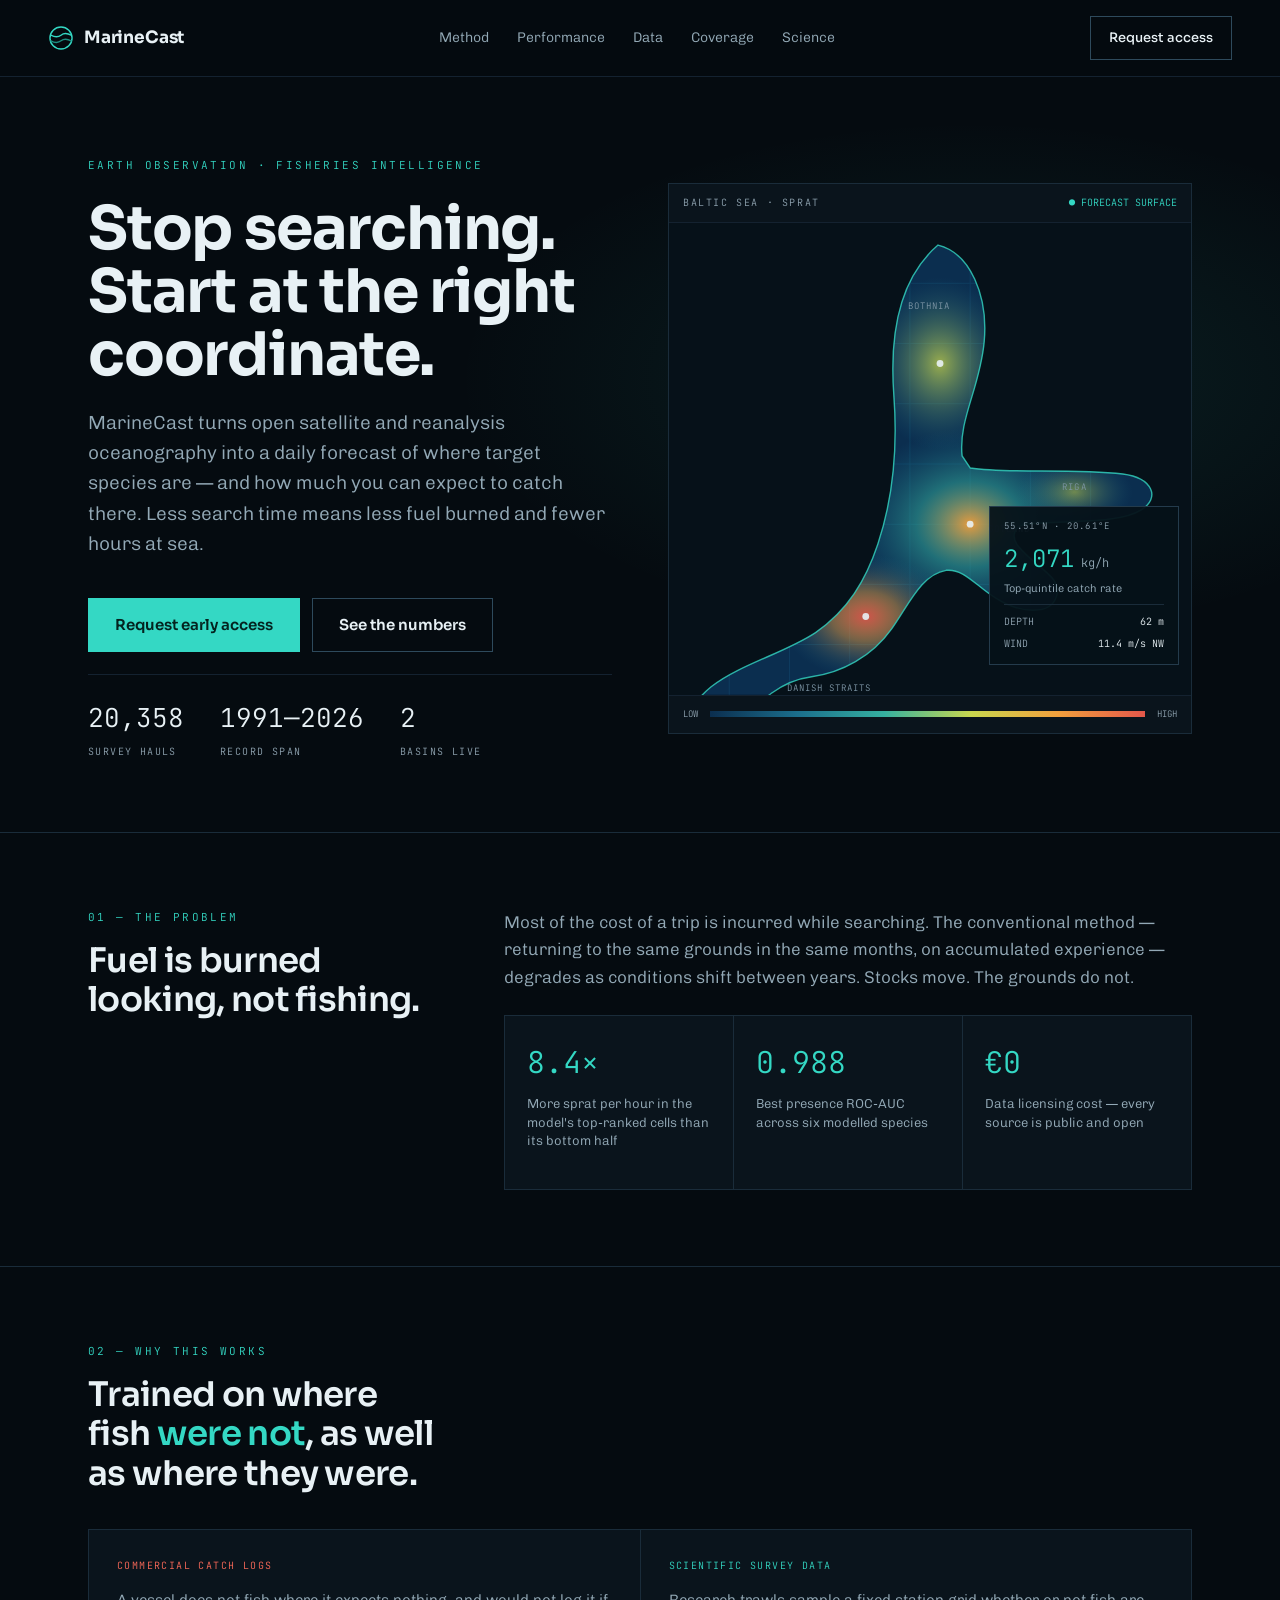
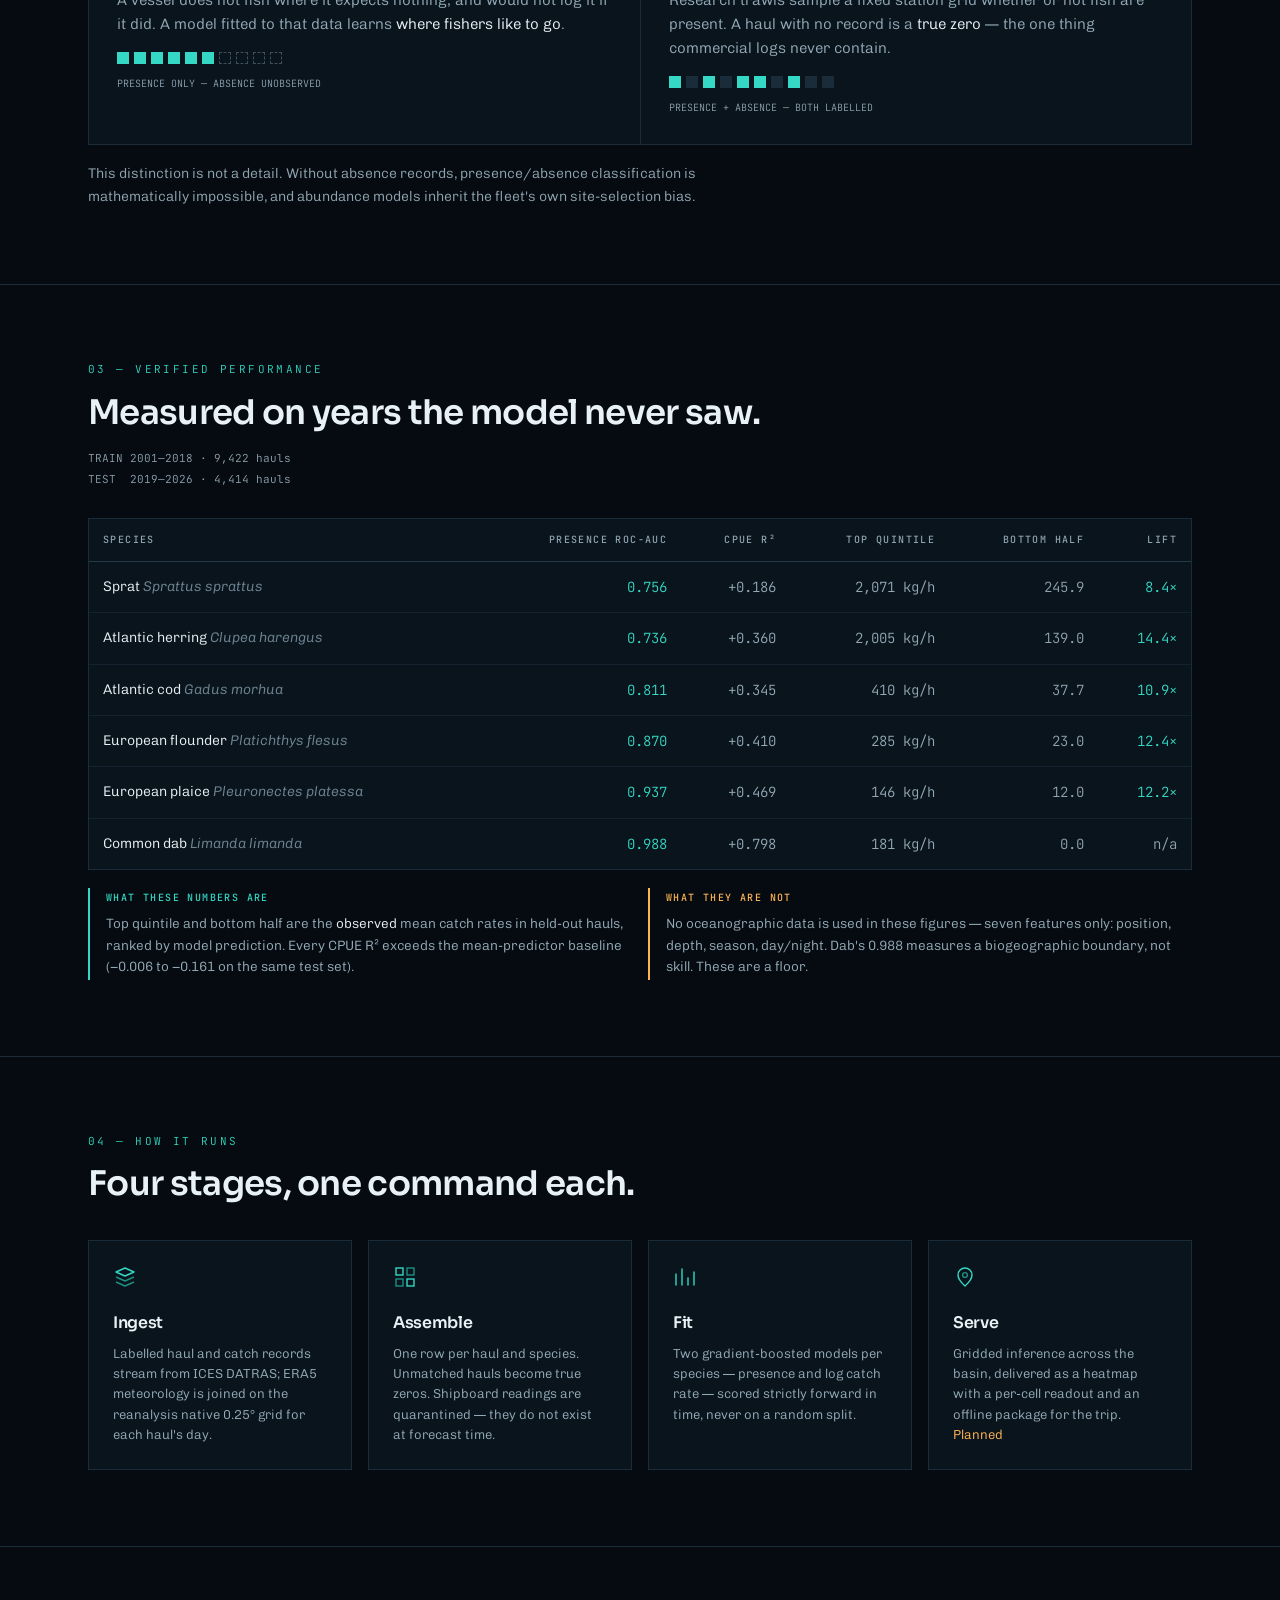
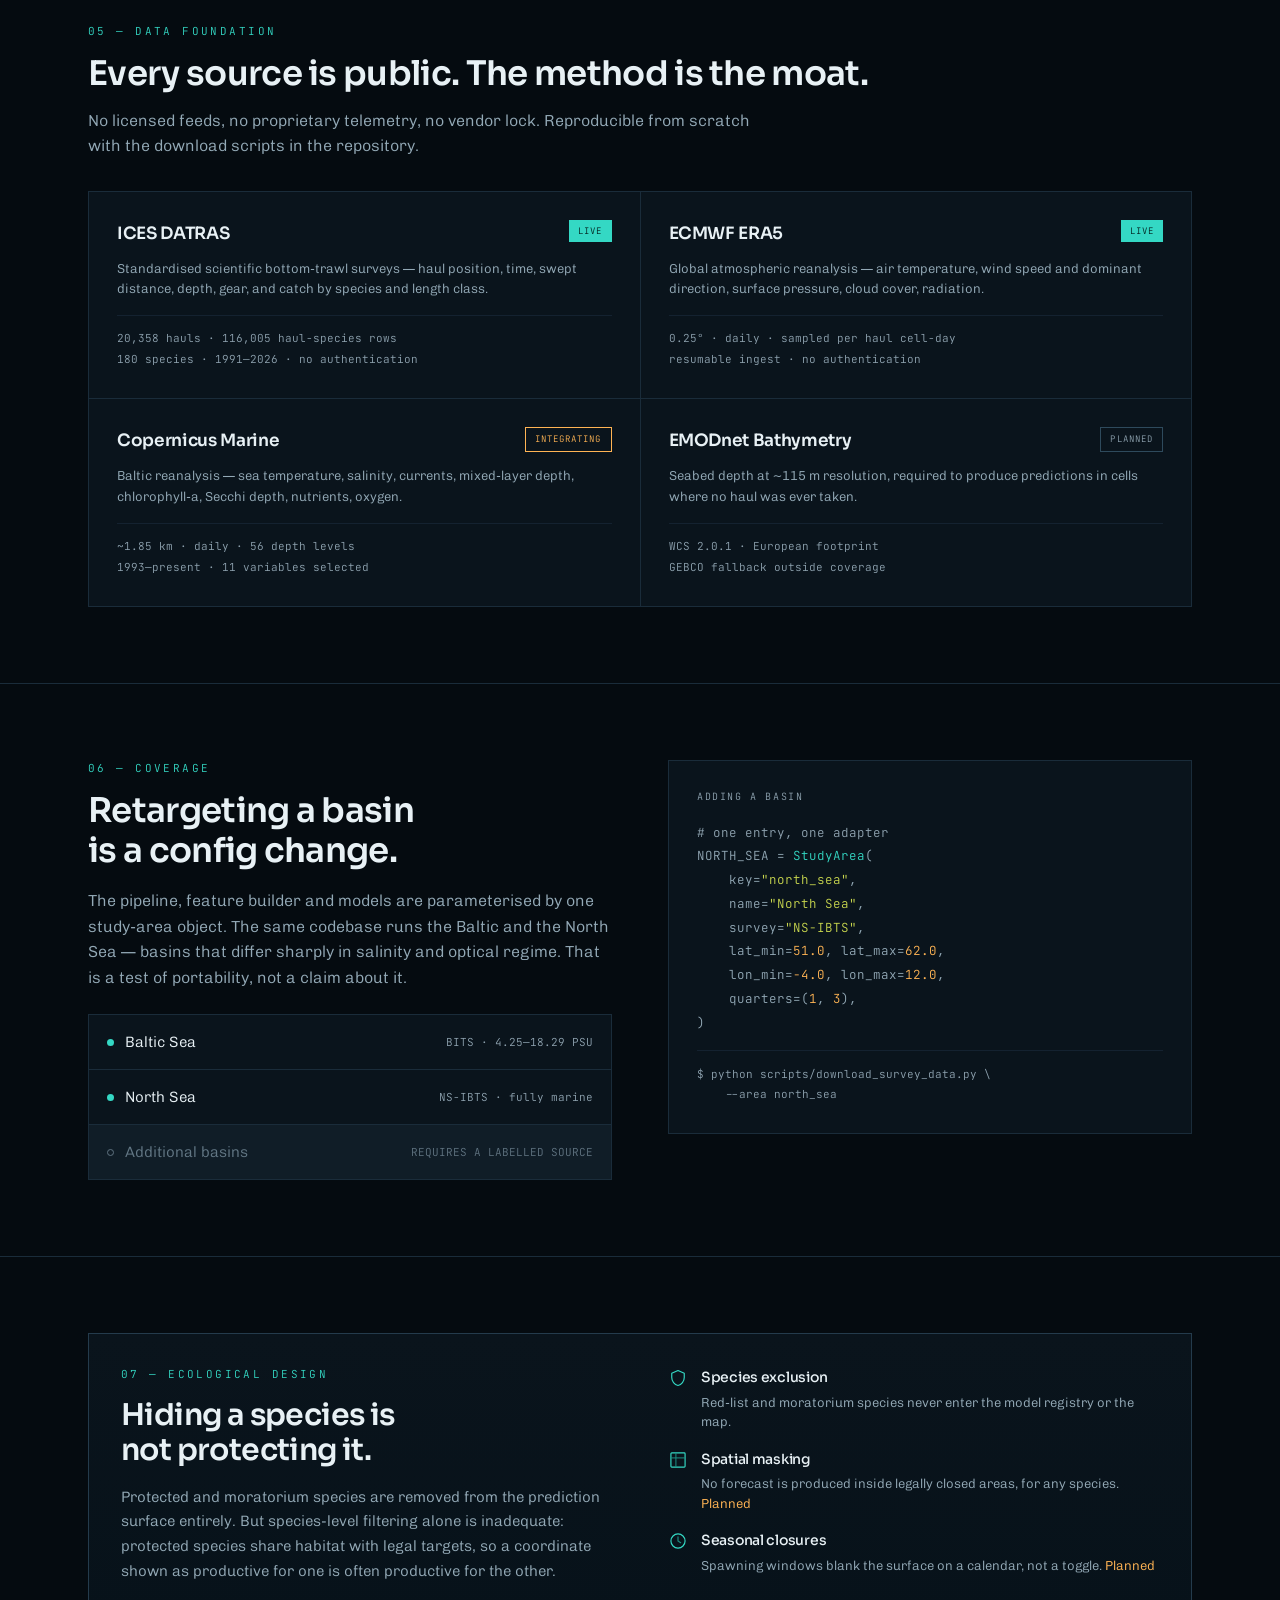
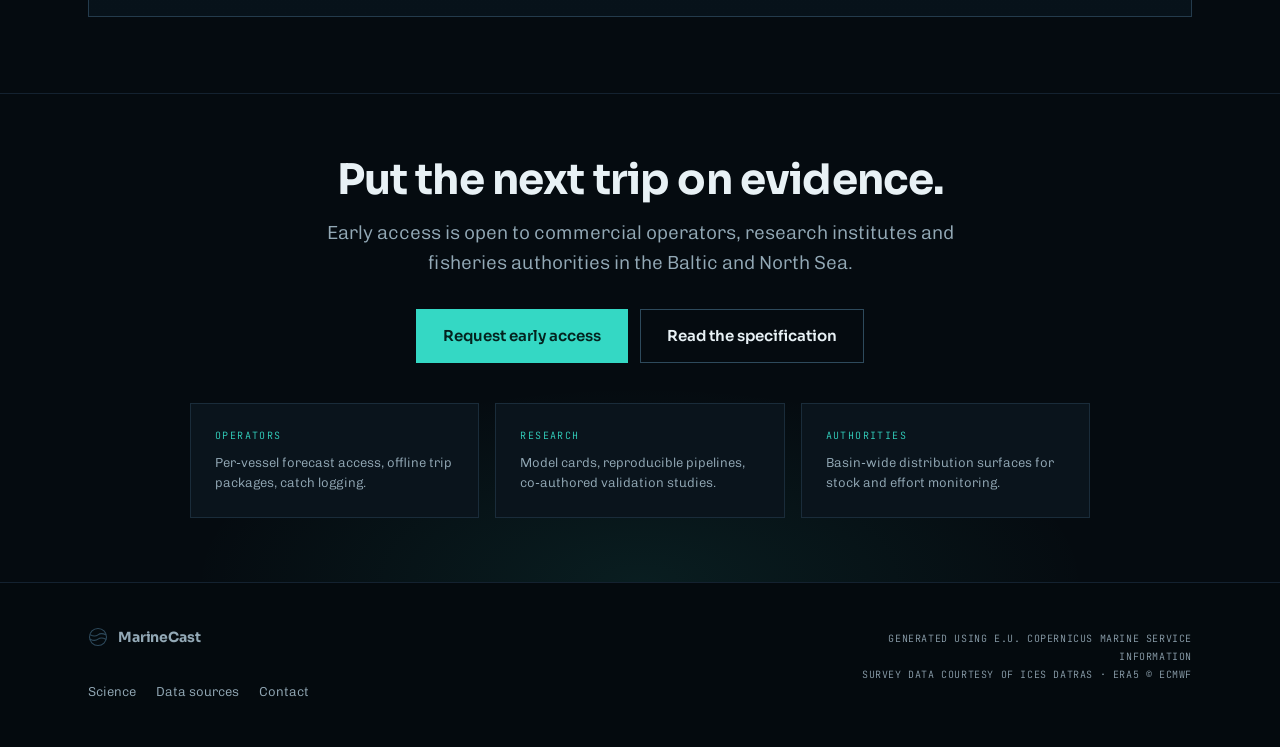
<file: index.html>
<!doctype html>
<html lang="en">
<head>
<meta charset="utf-8">
<meta name="viewport" content="width=device-width, initial-scale=1">
<title>MarineCast — Spatiotemporal marine species forecasting</title>
<meta name="description" content="MarineCast turns open satellite and reanalysis oceanography into a daily forecast of where target species are and how much can be caught there. Built on scientific survey data with true absence records.">
<meta name="theme-color" content="#050B10">
<link rel="canonical" href="https://astryxstartup.com/">

<meta property="og:type" content="website">
<meta property="og:site_name" content="MarineCast">
<meta property="og:title" content="MarineCast — Spatiotemporal marine species forecasting">
<meta property="og:description" content="Open satellite and reanalysis oceanography turned into a daily forecast of where target species are. Trained on survey data that records absence as well as presence.">
<meta property="og:url" content="https://astryxstartup.com/">
<meta property="og:image" content="https://astryxstartup.com/assets/og.png">
<meta property="og:image:width" content="1200">
<meta property="og:image:height" content="630">
<meta name="twitter:card" content="summary_large_image">
<meta name="twitter:title" content="MarineCast — Spatiotemporal marine species forecasting">
<meta name="twitter:description" content="Open satellite and reanalysis oceanography turned into a daily forecast of where target species are.">
<meta name="twitter:image" content="https://astryxstartup.com/assets/og.png">

<link rel="icon" href="/assets/favicon.svg" type="image/svg+xml">
<link rel="icon" href="/assets/favicon-32.png" sizes="32x32" type="image/png">
<link rel="apple-touch-icon" href="/assets/apple-touch-icon.png">

<link rel="preconnect" href="https://fonts.googleapis.com">
<link rel="preconnect" href="https://fonts.gstatic.com" crossorigin>
<link rel="stylesheet" href="https://fonts.googleapis.com/css2?family=Sora:wght@400;600;700&family=Chivo:wght@300;400;500&family=JetBrains+Mono:wght@400;500&display=swap">
<link rel="stylesheet" href="/assets/site.css">
</head>
<body>
<a class="skip" href="#main">Skip to content</a>

<header class="site-head">
  <a class="brand" href="/">
    <svg width="26" height="26" viewBox="0 0 24 24" fill="none" aria-hidden="true">
      <circle cx="12" cy="12" r="10.2" stroke="#34D8C4" stroke-width="1.3"/>
      <path d="M2.6 9.4c3.6 1.9 7 1.9 9.4 0 2.4-1.9 5.8-1.9 9.4 0" stroke="#34D8C4" stroke-width="1.3" stroke-linecap="round"/>
      <path d="M2.6 14.6c3.6 1.9 7 1.9 9.4 0 2.4-1.9 5.8-1.9 9.4 0" stroke="#1D8F82" stroke-width="1.3" stroke-linecap="round"/>
    </svg>
    <span>MarineCast</span>
  </a>
  <nav class="site-nav" aria-label="Primary">
    <a href="#method">Method</a>
    <a href="#performance">Performance</a>
    <a href="#data">Data</a>
    <a href="#coverage">Coverage</a>
    <a href="/technology.html">Science</a>
  </nav>
  <a class="btn btn-ghost btn-sm" href="#access">Request access</a>
</header>

<main id="main">

  <!-- HERO -->
  <section class="hero">
    <div class="wrap split">
      <div class="hero-copy">
        <p class="eyebrow" style="margin:0">Earth Observation · Fisheries Intelligence</p>
        <h1 class="h-hero">Stop searching.<br>Start at the right coordinate.</h1>
        <p class="lede">MarineCast turns open satellite and reanalysis oceanography into a daily forecast of where target species are — and how much you can expect to catch there. Less search time means less fuel burned and fewer hours at sea.</p>
        <div class="hero-cta">
          <a class="btn btn-primary" href="#access">Request early access</a>
          <a class="btn btn-ghost" href="#performance">See the numbers</a>
        </div>
        <div class="hero-stats">
          <div><div class="n tnum">20,358</div><div class="t">Survey hauls</div></div>
          <div><div class="n tnum">1991—2026</div><div class="t">Record span</div></div>
          <div><div class="n tnum">2</div><div class="t">Basins live</div></div>
        </div>
      </div>

      <figure class="mapfig" style="margin:0">
        <div class="mapfig-head">
          <span class="mono lbl">Baltic Sea · Sprat</span>
          <span class="mono" style="font-size:10px;color:var(--lume)">● FORECAST SURFACE</span>
        </div>
        <svg viewBox="0 0 520 470" role="img" aria-label="Heatmap of predicted sprat catch rate across the Baltic Sea, with hotspots in the Gotland basin and the Danish straits.">
          <defs>
            <clipPath id="sea"><path d="M268 22C300 30 318 72 314 118 310 164 288 196 292 232L300 244C340 250 400 244 452 250 482 254 490 274 470 286 448 300 396 296 356 300 344 302 340 312 348 322 366 344 392 352 386 372 380 392 348 388 326 374 306 362 294 344 276 346 252 350 240 378 222 404 202 432 172 448 142 452 112 456 88 476 74 500 60 524 34 532 22 518 10 504 20 480 42 462 70 440 116 428 146 408 178 386 196 356 208 320 222 278 228 226 224 172 220 118 226 58 268 22Z"/></clipPath>
            <radialGradient id="h1"><stop offset="0" stop-color="#F2A03D" stop-opacity=".95"/><stop offset=".45" stop-color="#35B0A0" stop-opacity=".5"/><stop offset="1" stop-color="#1B6E8C" stop-opacity="0"/></radialGradient>
            <radialGradient id="h2"><stop offset="0" stop-color="#E4574A" stop-opacity=".9"/><stop offset=".4" stop-color="#F2A03D" stop-opacity=".45"/><stop offset="1" stop-color="#1B6E8C" stop-opacity="0"/></radialGradient>
            <radialGradient id="h3"><stop offset="0" stop-color="#C9D74E" stop-opacity=".75"/><stop offset="1" stop-color="#1B6E8C" stop-opacity="0"/></radialGradient>
          </defs>
          <g clip-path="url(#sea)">
            <rect width="520" height="470" fill="#0B2E4F"/>
            <g stroke="#12496E" stroke-width="1" opacity=".55">
              <path d="M40 60h460M40 120h460M40 180h460M40 240h460M40 300h460M40 360h460M40 420h460"/>
              <path d="M60 0v470M120 0v470M180 0v470M240 0v470M300 0v470M360 0v470M420 0v470"/>
            </g>
            <ellipse cx="300" cy="300" rx="120" ry="96" fill="url(#h1)"/>
            <ellipse cx="196" cy="392" rx="86" ry="62" fill="url(#h2)"/>
            <ellipse cx="270" cy="140" rx="72" ry="86" fill="url(#h3)"/>
            <ellipse cx="404" cy="268" rx="58" ry="34" fill="url(#h3)" opacity=".7"/>
          </g>
          <path d="M268 22C300 30 318 72 314 118 310 164 288 196 292 232L300 244C340 250 400 244 452 250 482 254 490 274 470 286 448 300 396 296 356 300 344 302 340 312 348 322 366 344 392 352 386 372 380 392 348 388 326 374 306 362 294 344 276 346 252 350 240 378 222 404 202 432 172 448 142 452 112 456 88 476 74 500 60 524 34 532 22 518 10 504 20 480 42 462 70 440 116 428 146 408 178 386 196 356 208 320 222 278 228 226 224 172 220 118 226 58 268 22Z" fill="none" stroke="#34D8C4" stroke-width="1.4" opacity=".8"/>
          <g fill="#E8F1F5" opacity=".9"><circle cx="300" cy="300" r="3.4"/><circle cx="196" cy="392" r="3.4"/><circle cx="270" cy="140" r="3.4"/></g>
          <g fill="#7E96A6" font-family="JetBrains Mono, monospace" font-size="9" letter-spacing="1">
            <text x="238" y="86">BOTHNIA</text><text x="392" y="266">RIGA</text><text x="318" y="308">GOTLAND</text><text x="118" y="466">DANISH STRAITS</text>
          </g>
        </svg>
        <div class="readout" aria-hidden="true">
          <div class="mono" style="font-size:9px;letter-spacing:.14em;color:var(--depth)">55.51°N · 20.61°E</div>
          <div class="v tnum">2,071<span style="font-size:12px;color:var(--tide)"> kg/h</span></div>
          <div style="font-size:11px;color:var(--tide)">Top-quintile catch rate</div>
          <div class="row" style="border-top:1px solid var(--line);padding-top:9px"><span style="color:var(--depth)">DEPTH</span><span style="color:var(--foam)">62 m</span></div>
          <div class="row"><span style="color:var(--depth)">WIND</span><span style="color:var(--foam)">11.4 m/s NW</span></div>
        </div>
        <figcaption class="mapfig-foot">
          <span class="mono" style="font-size:9px;color:var(--depth)">LOW</span>
          <span class="ramp"></span>
          <span class="mono" style="font-size:9px;color:var(--depth)">HIGH</span>
        </figcaption>
      </figure>
    </div>
  </section>

  <hr class="rule">

  <!-- PROBLEM -->
  <section class="section">
    <div class="wrap split split-side split-top">
      <div>
        <p class="eyebrow">01 — The problem</p>
        <h2 class="h-sec">Fuel is burned looking, not fishing.</h2>
      </div>
      <div>
        <p class="body-muted" style="font-size:17px">Most of the cost of a trip is incurred while searching. The conventional method — returning to the same grounds in the same months, on accumulated experience — degrades as conditions shift between years. Stocks move. The grounds do not.</p>
        <div class="hairline hairline-3" style="margin-top:24px">
          <div class="stat"><div class="stat-n tnum">8.4×</div><p class="stat-t">More sprat per hour in the model's top-ranked cells than its bottom half</p></div>
          <div class="stat"><div class="stat-n tnum">0.988</div><p class="stat-t">Best presence ROC-AUC across six modelled species</p></div>
          <div class="stat"><div class="stat-n tnum">€0</div><p class="stat-t">Data licensing cost — every source is public and open</p></div>
        </div>
      </div>
    </div>
  </section>

  <hr class="rule">

  <!-- METHOD -->
  <section class="section" id="method">
    <div class="wrap">
      <p class="eyebrow">02 — Why this works</p>
      <h2 class="h-sec" style="max-width:20ch;margin-bottom:36px">Trained on where fish <span class="acc">were not</span>, as well as where they were.</h2>
      <div class="hairline hairline-2">
        <div class="pad-lg">
          <p class="mono" style="font-size:10px;letter-spacing:.14em;text-transform:uppercase;color:var(--coral);margin-bottom:14px">Commercial catch logs</p>
          <p style="font-size:15px;line-height:1.6;color:var(--tide)">A vessel does not fish where it expects nothing, and would not log it if it did. A model fitted to that data learns <span class="hi">where fishers like to go</span>.</p>
          <div class="chips" style="gap:5px" aria-hidden="true">
            <span style="width:12px;height:12px;background:#34D8C4"></span><span style="width:12px;height:12px;background:#34D8C4"></span><span style="width:12px;height:12px;background:#34D8C4"></span><span style="width:12px;height:12px;background:#34D8C4"></span><span style="width:12px;height:12px;background:#34D8C4"></span><span style="width:12px;height:12px;background:#34D8C4"></span>
            <span style="width:12px;height:12px;border:1px dashed #3A4E5C"></span><span style="width:12px;height:12px;border:1px dashed #3A4E5C"></span><span style="width:12px;height:12px;border:1px dashed #3A4E5C"></span><span style="width:12px;height:12px;border:1px dashed #3A4E5C"></span>
          </div>
          <p class="mono" style="font-size:10px;color:var(--depth);margin:12px 0 0">PRESENCE ONLY — ABSENCE UNOBSERVED</p>
        </div>
        <div class="pad-lg">
          <p class="mono" style="font-size:10px;letter-spacing:.14em;text-transform:uppercase;color:var(--lume);margin-bottom:14px">Scientific survey data</p>
          <p style="font-size:15px;line-height:1.6;color:var(--tide)">Research trawls sample a fixed station grid whether or not fish are present. A haul with no record is a <span class="hi">true zero</span> — the one thing commercial logs never contain.</p>
          <div class="chips" style="gap:5px" aria-hidden="true">
            <span style="width:12px;height:12px;background:#34D8C4"></span><span style="width:12px;height:12px;background:#1A2C3A"></span><span style="width:12px;height:12px;background:#34D8C4"></span><span style="width:12px;height:12px;background:#1A2C3A"></span><span style="width:12px;height:12px;background:#34D8C4"></span><span style="width:12px;height:12px;background:#34D8C4"></span>
            <span style="width:12px;height:12px;background:#1A2C3A"></span><span style="width:12px;height:12px;background:#34D8C4"></span><span style="width:12px;height:12px;background:#1A2C3A"></span><span style="width:12px;height:12px;background:#1A2C3A"></span>
          </div>
          <p class="mono" style="font-size:10px;color:var(--depth);margin:12px 0 0">PRESENCE + ABSENCE — BOTH LABELLED</p>
        </div>
      </div>
      <p style="font-size:14px;color:var(--depth);margin:18px 0 0;max-width:70ch;line-height:1.6">This distinction is not a detail. Without absence records, presence/absence classification is mathematically impossible, and abundance models inherit the fleet's own site-selection bias.</p>
    </div>
  </section>

  <hr class="rule">

  <!-- PERFORMANCE -->
  <section class="section" id="performance">
    <div class="wrap">
      <p class="eyebrow">03 — Verified performance</p>
      <h2 class="h-sec">Measured on years the model never saw.</h2>
      <p class="mono" style="font-size:11px;color:var(--depth);line-height:1.9;margin:16px 0 28px">
        TRAIN 2001—2018 · 9,422 hauls<br>TEST&nbsp;&nbsp;2019—2026 · 4,414 hauls
      </p>

      <div class="card scroller">
        <table>
          <caption class="visually-hidden" style="position:absolute;left:-9999px">Held-out performance by species</caption>
          <thead><tr>
            <th scope="col">Species</th><th scope="col" class="num">Presence ROC-AUC</th><th scope="col" class="num">CPUE R²</th>
            <th scope="col" class="num">Top quintile</th><th scope="col" class="num">Bottom half</th><th scope="col" class="num">Lift</th>
          </tr></thead>
          <tbody>
            <tr><td><span class="hi">Sprat</span> <span class="sci">Sprattus sprattus</span></td><td class="num acc">0.756</td><td class="num">+0.186</td><td class="num">2,071 kg/h</td><td class="num" style="color:var(--depth)">245.9</td><td class="num acc">8.4×</td></tr>
            <tr><td><span class="hi">Atlantic herring</span> <span class="sci">Clupea harengus</span></td><td class="num acc">0.736</td><td class="num">+0.360</td><td class="num">2,005 kg/h</td><td class="num" style="color:var(--depth)">139.0</td><td class="num acc">14.4×</td></tr>
            <tr><td><span class="hi">Atlantic cod</span> <span class="sci">Gadus morhua</span></td><td class="num acc">0.811</td><td class="num">+0.345</td><td class="num">410 kg/h</td><td class="num" style="color:var(--depth)">37.7</td><td class="num acc">10.9×</td></tr>
            <tr><td><span class="hi">European flounder</span> <span class="sci">Platichthys flesus</span></td><td class="num acc">0.870</td><td class="num">+0.410</td><td class="num">285 kg/h</td><td class="num" style="color:var(--depth)">23.0</td><td class="num acc">12.4×</td></tr>
            <tr><td><span class="hi">European plaice</span> <span class="sci">Pleuronectes platessa</span></td><td class="num acc">0.937</td><td class="num">+0.469</td><td class="num">146 kg/h</td><td class="num" style="color:var(--depth)">12.0</td><td class="num acc">12.2×</td></tr>
            <tr><td><span class="hi">Common dab</span> <span class="sci">Limanda limanda</span></td><td class="num acc">0.988</td><td class="num">+0.798</td><td class="num">181 kg/h</td><td class="num" style="color:var(--depth)">0.0</td><td class="num" style="color:var(--depth)">n/a</td></tr>
          </tbody>
        </table>
      </div>

      <div class="grid-2" style="margin-top:18px">
        <div class="note">
          <h4>What these numbers are</h4>
          <p>Top quintile and bottom half are the <span class="hi">observed</span> mean catch rates in held-out hauls, ranked by model prediction. Every CPUE R² exceeds the mean-predictor baseline (−0.006 to −0.161 on the same test set).</p>
        </div>
        <div class="note note-warn">
          <h4>What they are not</h4>
          <p>No oceanographic data is used in these figures — seven features only: position, depth, season, day/night. Dab's 0.988 measures a biogeographic boundary, not skill. These are a floor.</p>
        </div>
      </div>
    </div>
  </section>

  <hr class="rule">

  <!-- PIPELINE -->
  <section class="section">
    <div class="wrap">
      <p class="eyebrow">04 — How it runs</p>
      <h2 class="h-sec" style="margin-bottom:36px">Four stages, one command each.</h2>
      <div class="grid-4">
        <div class="card pad">
          <svg width="24" height="24" viewBox="0 0 24 24" fill="none" aria-hidden="true" style="margin-bottom:14px"><path d="M3 7l9-4 9 4-9 4-9-4z" stroke="#34D8C4" stroke-width="1.4" stroke-linejoin="round"/><path d="M3 12l9 4 9-4M3 17l9 4 9-4" stroke="#1D8F82" stroke-width="1.4" stroke-linejoin="round"/></svg>
          <h3 style="font-size:16px;margin-bottom:8px">Ingest</h3>
          <p style="font-size:13px;line-height:1.55;color:var(--tide);margin:0">Labelled haul and catch records stream from ICES DATRAS; ERA5 meteorology is joined on the reanalysis native 0.25° grid for each haul's day.</p>
        </div>
        <div class="card pad">
          <svg width="24" height="24" viewBox="0 0 24 24" fill="none" aria-hidden="true" style="margin-bottom:14px"><rect x="3" y="3" width="7" height="7" stroke="#34D8C4" stroke-width="1.4"/><rect x="14" y="3" width="7" height="7" stroke="#1D8F82" stroke-width="1.4"/><rect x="3" y="14" width="7" height="7" stroke="#1D8F82" stroke-width="1.4"/><rect x="14" y="14" width="7" height="7" stroke="#34D8C4" stroke-width="1.4"/></svg>
          <h3 style="font-size:16px;margin-bottom:8px">Assemble</h3>
          <p style="font-size:13px;line-height:1.55;color:var(--tide);margin:0">One row per haul and species. Unmatched hauls become true zeros. Shipboard readings are quarantined — they do not exist at forecast time.</p>
        </div>
        <div class="card pad">
          <svg width="24" height="24" viewBox="0 0 24 24" fill="none" aria-hidden="true" style="margin-bottom:14px"><path d="M3 20V9M9 20V4M15 20v-7M21 20V7" stroke="#34D8C4" stroke-width="1.4" stroke-linecap="round"/></svg>
          <h3 style="font-size:16px;margin-bottom:8px">Fit</h3>
          <p style="font-size:13px;line-height:1.55;color:var(--tide);margin:0">Two gradient-boosted models per species — presence and log catch rate — scored strictly forward in time, never on a random split.</p>
        </div>
        <div class="card pad">
          <svg width="24" height="24" viewBox="0 0 24 24" fill="none" aria-hidden="true" style="margin-bottom:14px"><path d="M12 21s7-6.2 7-11a7 7 0 10-14 0c0 4.8 7 11 7 11z" stroke="#34D8C4" stroke-width="1.4"/><circle cx="12" cy="10" r="2.4" stroke="#1D8F82" stroke-width="1.4"/></svg>
          <h3 style="font-size:16px;margin-bottom:8px">Serve</h3>
          <p style="font-size:13px;line-height:1.55;color:var(--tide);margin:0">Gridded inference across the basin, delivered as a heatmap with a per-cell readout and an offline package for the trip. <span style="color:var(--signal)">Planned</span></p>
        </div>
      </div>
    </div>
  </section>

  <hr class="rule">

  <!-- DATA -->
  <section class="section" id="data">
    <div class="wrap">
      <p class="eyebrow">05 — Data foundation</p>
      <h2 class="h-sec">Every source is public. The method is the moat.</h2>
      <p class="body-muted" style="margin:14px 0 32px">No licensed feeds, no proprietary telemetry, no vendor lock. Reproducible from scratch with the download scripts in the repository.</p>

      <div class="hairline hairline-2">
        <div class="pad-lg">
          <div style="display:flex;justify-content:space-between;gap:12px;align-items:flex-start;margin-bottom:12px">
            <h3 style="font-size:17px">ICES DATRAS</h3><span class="badge badge-live">LIVE</span>
          </div>
          <p style="font-size:13px;line-height:1.55;color:var(--tide)">Standardised scientific bottom-trawl surveys — haul position, time, swept distance, depth, gear, and catch by species and length class.</p>
          <p class="mono" style="font-size:11px;color:var(--depth);line-height:1.9;border-top:1px solid var(--ridge);padding-top:12px;margin:0">20,358 hauls · 116,005 haul-species rows<br>180 species · 1991—2026 · no authentication</p>
        </div>
        <div class="pad-lg">
          <div style="display:flex;justify-content:space-between;gap:12px;align-items:flex-start;margin-bottom:12px">
            <h3 style="font-size:17px">ECMWF ERA5</h3><span class="badge badge-live">LIVE</span>
          </div>
          <p style="font-size:13px;line-height:1.55;color:var(--tide)">Global atmospheric reanalysis — air temperature, wind speed and dominant direction, surface pressure, cloud cover, radiation.</p>
          <p class="mono" style="font-size:11px;color:var(--depth);line-height:1.9;border-top:1px solid var(--ridge);padding-top:12px;margin:0">0.25° · daily · sampled per haul cell-day<br>resumable ingest · no authentication</p>
        </div>
        <div class="pad-lg">
          <div style="display:flex;justify-content:space-between;gap:12px;align-items:flex-start;margin-bottom:12px">
            <h3 style="font-size:17px">Copernicus Marine</h3><span class="badge badge-work">INTEGRATING</span>
          </div>
          <p style="font-size:13px;line-height:1.55;color:var(--tide)">Baltic reanalysis — sea temperature, salinity, currents, mixed-layer depth, chlorophyll-a, Secchi depth, nutrients, oxygen.</p>
          <p class="mono" style="font-size:11px;color:var(--depth);line-height:1.9;border-top:1px solid var(--ridge);padding-top:12px;margin:0">~1.85 km · daily · 56 depth levels<br>1993—present · 11 variables selected</p>
        </div>
        <div class="pad-lg">
          <div style="display:flex;justify-content:space-between;gap:12px;align-items:flex-start;margin-bottom:12px">
            <h3 style="font-size:17px">EMODnet Bathymetry</h3><span class="badge badge-plan">PLANNED</span>
          </div>
          <p style="font-size:13px;line-height:1.55;color:var(--tide)">Seabed depth at ~115 m resolution, required to produce predictions in cells where no haul was ever taken.</p>
          <p class="mono" style="font-size:11px;color:var(--depth);line-height:1.9;border-top:1px solid var(--ridge);padding-top:12px;margin:0">WCS 2.0.1 · European footprint<br>GEBCO fallback outside coverage</p>
        </div>
      </div>
    </div>
  </section>

  <hr class="rule">

  <!-- COVERAGE -->
  <section class="section" id="coverage">
    <div class="wrap split split-top">
      <div>
        <p class="eyebrow">06 — Coverage</p>
        <h2 class="h-sec" style="margin-bottom:18px">Retargeting a basin is a config change.</h2>
        <p class="body-muted" style="margin-bottom:24px">The pipeline, feature builder and models are parameterised by one study-area object. The same codebase runs the Baltic and the North Sea — basins that differ sharply in salinity and optical regime. That is a test of portability, not a claim about it.</p>
        <div class="hairline">
          <div style="padding:15px 18px;display:flex;align-items:center;justify-content:space-between;gap:12px;flex-wrap:wrap">
            <span style="display:flex;align-items:center;gap:11px"><span style="width:7px;height:7px;background:var(--lume);border-radius:50%"></span><span style="font-size:15px" class="hi">Baltic Sea</span></span>
            <span class="mono" style="font-size:11px;color:var(--depth)">BITS · 4.25—18.29 PSU</span>
          </div>
          <div style="padding:15px 18px;display:flex;align-items:center;justify-content:space-between;gap:12px;flex-wrap:wrap">
            <span style="display:flex;align-items:center;gap:11px"><span style="width:7px;height:7px;background:var(--lume);border-radius:50%"></span><span style="font-size:15px" class="hi">North Sea</span></span>
            <span class="mono" style="font-size:11px;color:var(--depth)">NS-IBTS · fully marine</span>
          </div>
          <div style="padding:15px 18px;display:flex;align-items:center;justify-content:space-between;gap:12px;flex-wrap:wrap;opacity:.6">
            <span style="display:flex;align-items:center;gap:11px"><span style="width:7px;height:7px;border:1px solid var(--depth);border-radius:50%"></span><span style="font-size:15px;color:var(--tide)">Additional basins</span></span>
            <span class="mono" style="font-size:11px;color:var(--depth)">REQUIRES A LABELLED SOURCE</span>
          </div>
        </div>
      </div>
      <div class="card pad-lg">
        <p class="lbl" style="margin-bottom:16px">Adding a basin</p>
<pre><span class="c"># one entry, one adapter</span>
NORTH_SEA = <span class="f">StudyArea</span>(
    key=<span class="s">"north_sea"</span>,
    name=<span class="s">"North Sea"</span>,
    survey=<span class="s">"NS-IBTS"</span>,
    lat_min=<span class="n">51.0</span>, lat_max=<span class="n">62.0</span>,
    lon_min=<span class="n">-4.0</span>, lon_max=<span class="n">12.0</span>,
    quarters=(<span class="n">1</span>, <span class="n">3</span>),
)</pre>
        <p class="mono" style="font-size:11px;color:var(--depth);line-height:1.8;border-top:1px solid var(--ridge);margin:16px 0 0;padding-top:14px">$ python scripts/download_survey_data.py \<br>&nbsp;&nbsp;&nbsp;&nbsp;--area north_sea</p>
      </div>
    </div>
  </section>

  <hr class="rule">

  <!-- ETHICS -->
  <section class="section">
    <div class="wrap">
      <div style="border:1px solid var(--line-2);background:linear-gradient(180deg,var(--deep),#07121a);padding:32px">
        <div class="split split-top">
          <div>
            <p class="eyebrow">07 — Ecological design</p>
            <h2 class="h-sub" style="margin-bottom:16px">Hiding a species is not protecting it.</h2>
            <p style="font-size:15px;line-height:1.65;color:var(--tide);margin:0">Protected and moratorium species are removed from the prediction surface entirely. But species-level filtering alone is inadequate: protected species share habitat with legal targets, so a coordinate shown as productive for one is often productive for the other.</p>
          </div>
          <div class="steps">
            <div class="step">
              <svg width="20" height="20" viewBox="0 0 24 24" fill="none" aria-hidden="true"><path d="M12 3l7.5 3.4v5.1c0 4.6-3.2 8.6-7.5 9.5-4.3-.9-7.5-4.9-7.5-9.5V6.4L12 3z" stroke="#34D8C4" stroke-width="1.4" stroke-linejoin="round"/></svg>
              <div><h4>Species exclusion</h4><p>Red-list and moratorium species never enter the model registry or the map.</p></div>
            </div>
            <div class="step">
              <svg width="20" height="20" viewBox="0 0 24 24" fill="none" aria-hidden="true"><rect x="3.5" y="3.5" width="17" height="17" rx="1" stroke="#34D8C4" stroke-width="1.4"/><path d="M3.5 9.5h17M9.5 3.5v17" stroke="#1D8F82" stroke-width="1.2"/></svg>
              <div><h4>Spatial masking</h4><p>No forecast is produced inside legally closed areas, for any species. <span style="color:var(--signal)">Planned</span></p></div>
            </div>
            <div class="step">
              <svg width="20" height="20" viewBox="0 0 24 24" fill="none" aria-hidden="true"><circle cx="12" cy="12" r="8.5" stroke="#34D8C4" stroke-width="1.4"/><path d="M12 7v5l3.2 2" stroke="#1D8F82" stroke-width="1.4" stroke-linecap="round"/></svg>
              <div><h4>Seasonal closures</h4><p>Spawning windows blank the surface on a calendar, not a toggle. <span style="color:var(--signal)">Planned</span></p></div>
            </div>
          </div>
        </div>
      </div>
    </div>
  </section>

  <!-- CTA -->
  <section class="cta" id="access">
    <div class="wrap">
      <h2 class="h-hero" style="font-size:clamp(30px,5.5vw,42px);margin-bottom:16px">Put the next trip on evidence.</h2>
      <p class="lede" style="margin:0 auto 30px">Early access is open to commercial operators, research institutes and fisheries authorities in the Baltic and North Sea.</p>
      <div class="hero-cta" style="margin-bottom:40px">
        <a class="btn btn-primary" href="mailto:hello@astryxstartup.com?subject=MarineCast%20early%20access">Request early access</a>
        <a class="btn btn-ghost" href="/technology.html">Read the specification</a>
      </div>
      <div class="grid-3" style="text-align:left;max-width:900px;margin:0 auto">
        <div class="card pad"><p class="mono" style="font-size:10px;letter-spacing:.14em;text-transform:uppercase;color:var(--lume);margin-bottom:9px">Operators</p><p style="font-size:13px;line-height:1.55;color:var(--tide);margin:0">Per-vessel forecast access, offline trip packages, catch logging.</p></div>
        <div class="card pad"><p class="mono" style="font-size:10px;letter-spacing:.14em;text-transform:uppercase;color:var(--lume);margin-bottom:9px">Research</p><p style="font-size:13px;line-height:1.55;color:var(--tide);margin:0">Model cards, reproducible pipelines, co-authored validation studies.</p></div>
        <div class="card pad"><p class="mono" style="font-size:10px;letter-spacing:.14em;text-transform:uppercase;color:var(--lume);margin-bottom:9px">Authorities</p><p style="font-size:13px;line-height:1.55;color:var(--tide);margin:0">Basin-wide distribution surfaces for stock and effort monitoring.</p></div>
      </div>
    </div>
  </section>

</main>

<footer class="site-foot">
  <div class="wrap foot-inner">
    <div>
      <a class="brand" href="/" style="margin-bottom:12px">
        <svg width="20" height="20" viewBox="0 0 24 24" fill="none" aria-hidden="true">
          <circle cx="12" cy="12" r="10.2" stroke="#2E4A5C" stroke-width="1.3"/>
          <path d="M2.6 9.4c3.6 1.9 7 1.9 9.4 0 2.4-1.9 5.8-1.9 9.4 0M2.6 14.6c3.6 1.9 7 1.9 9.4 0 2.4-1.9 5.8-1.9 9.4 0" stroke="#2E4A5C" stroke-width="1.3" stroke-linecap="round"/>
        </svg>
        <span style="font-size:14px;color:var(--tide)">MarineCast</span>
      </a>
      <nav class="foot-nav" aria-label="Footer">
        <a href="/technology.html">Science</a>
        <a href="#data">Data sources</a>
        <a href="mailto:hello@astryxstartup.com">Contact</a>
      </nav>
    </div>
    <p class="attrib">
      GENERATED USING E.U. COPERNICUS MARINE SERVICE INFORMATION<br>
      SURVEY DATA COURTESY OF ICES DATRAS · ERA5 © ECMWF
    </p>
  </div>
</footer>

</body>
</html>
</file>
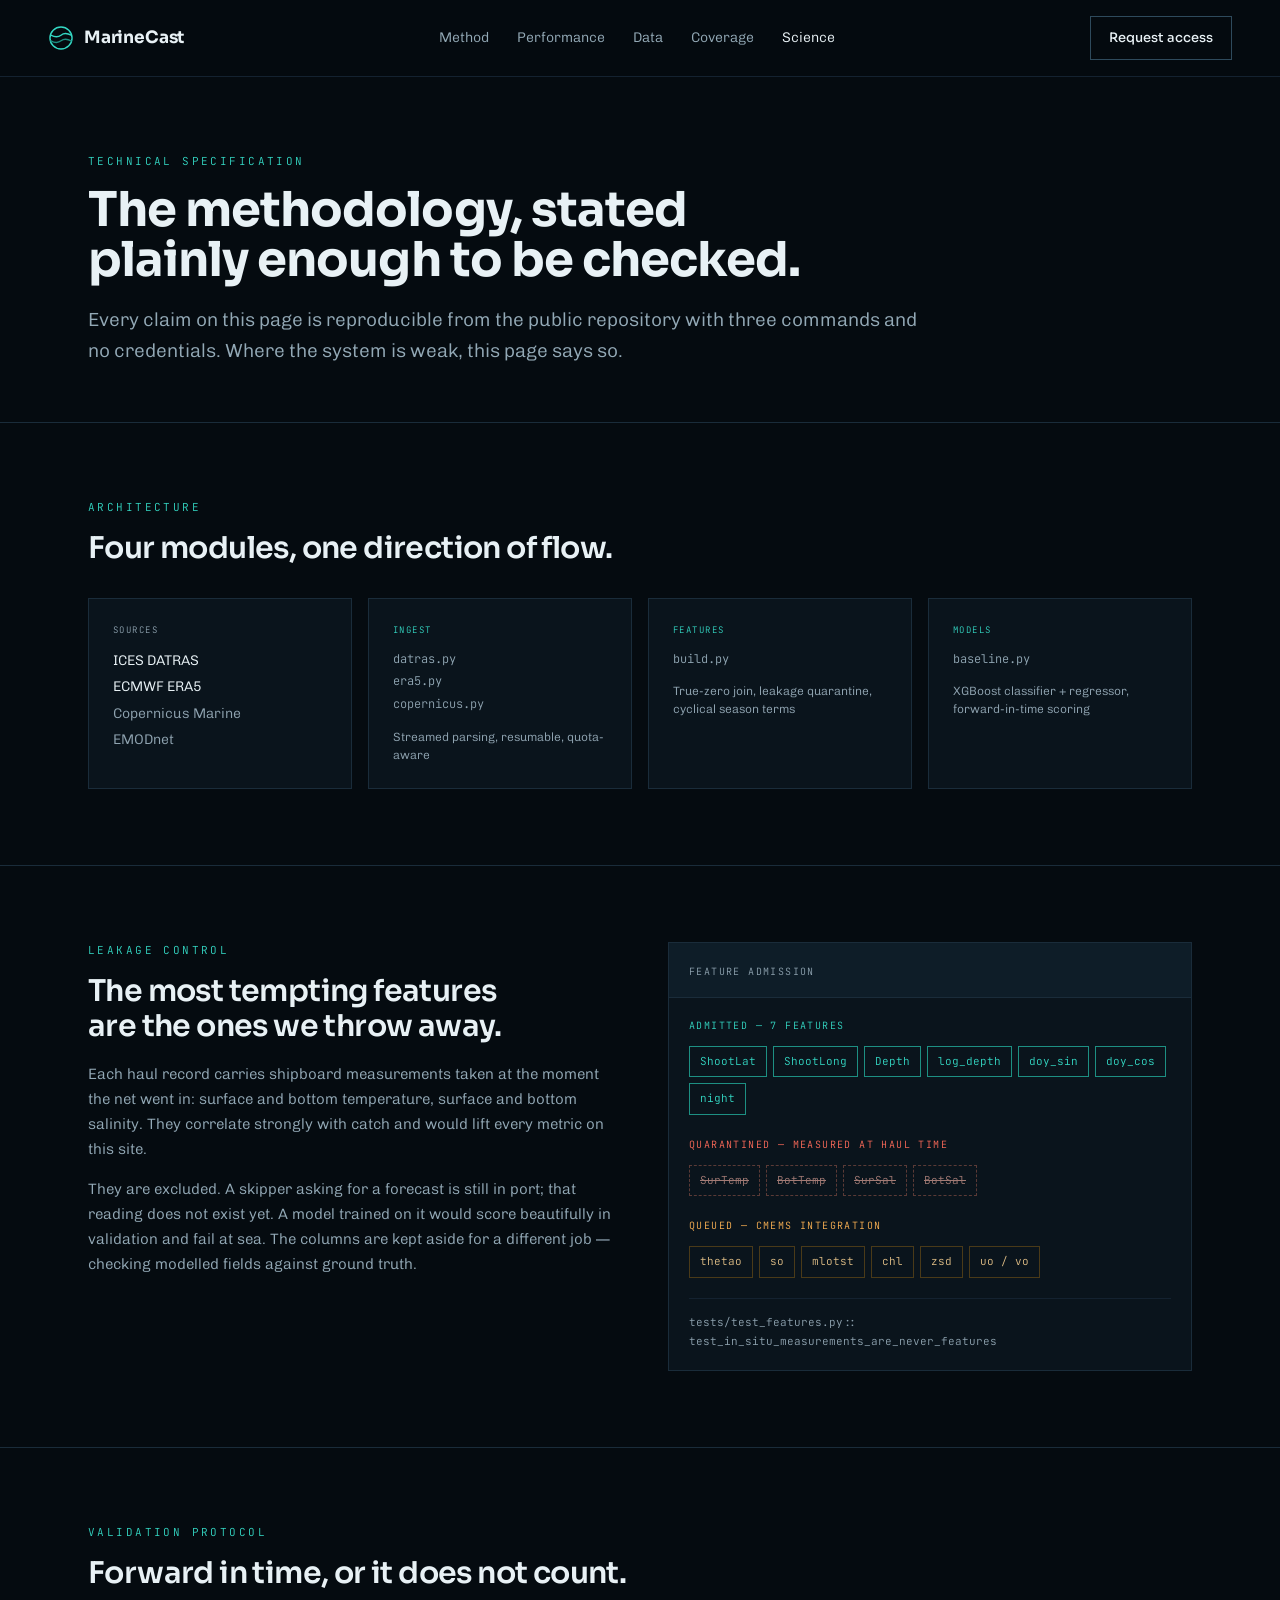
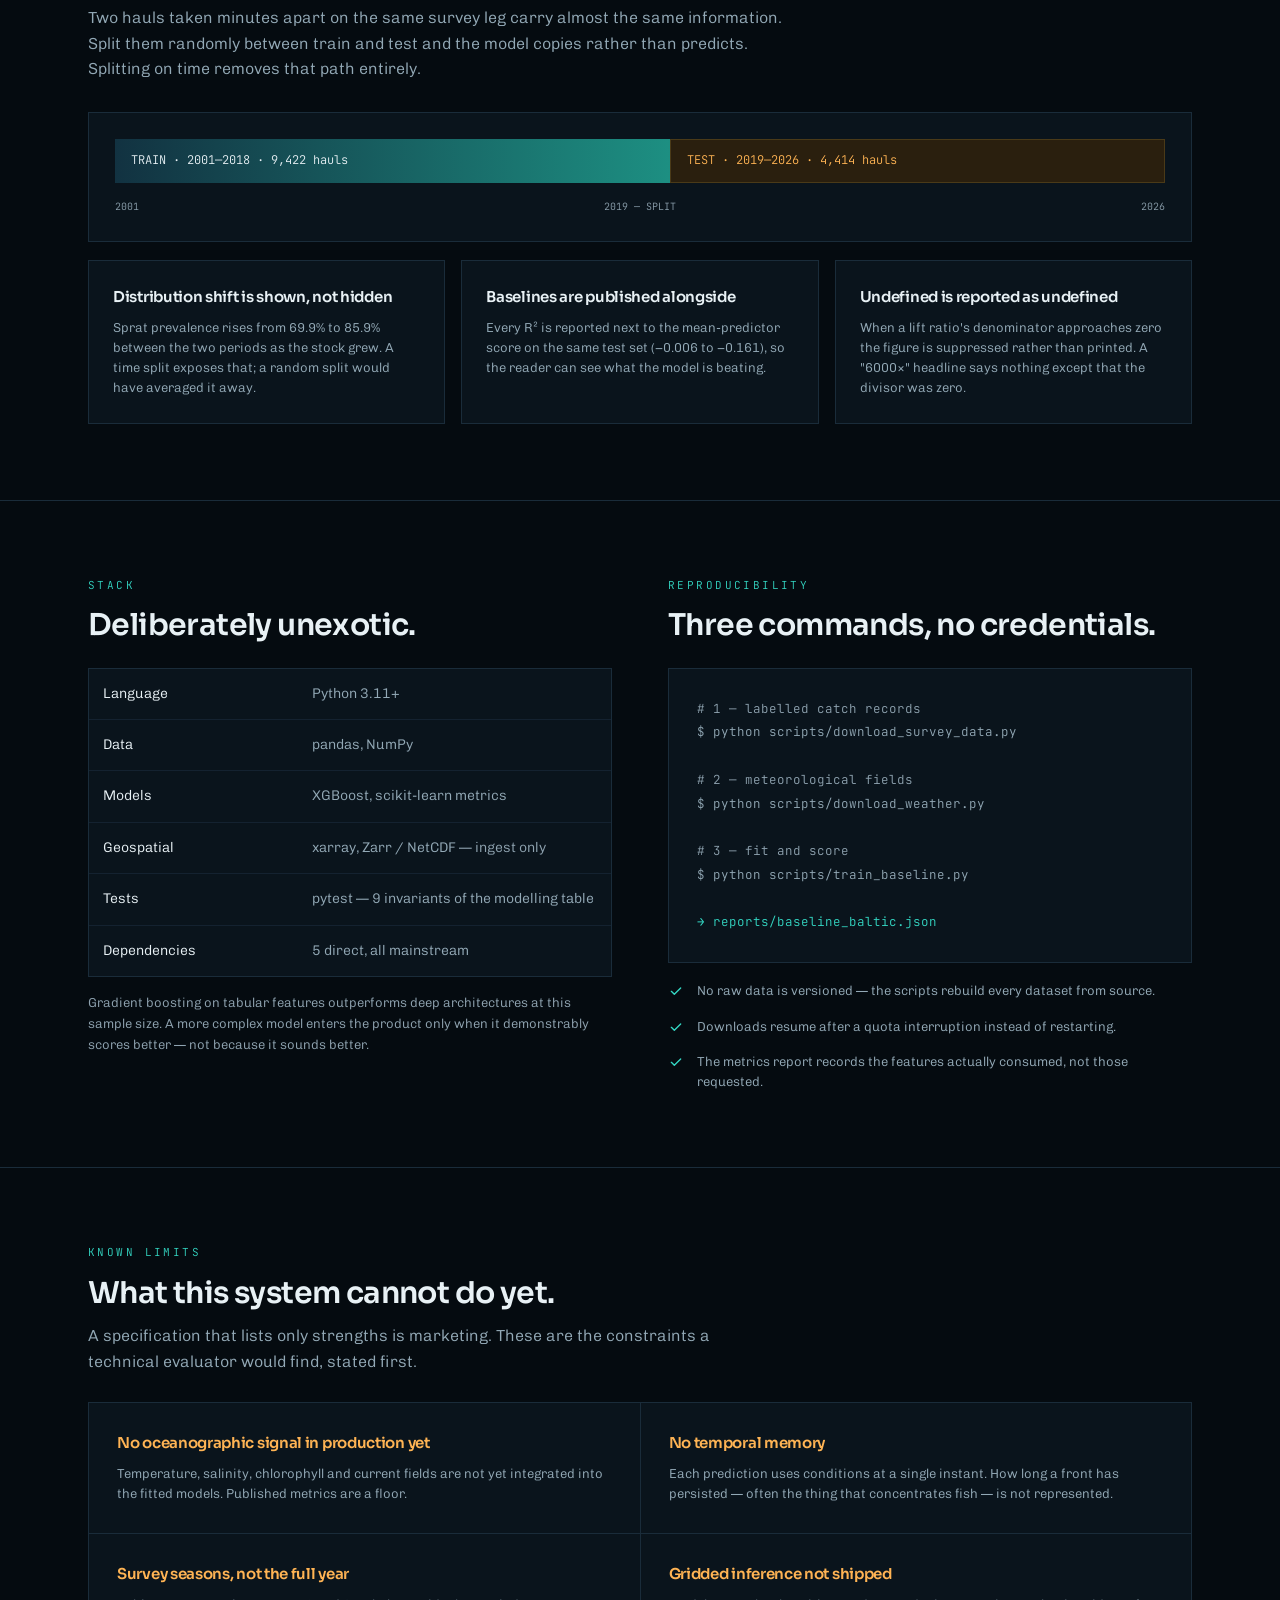
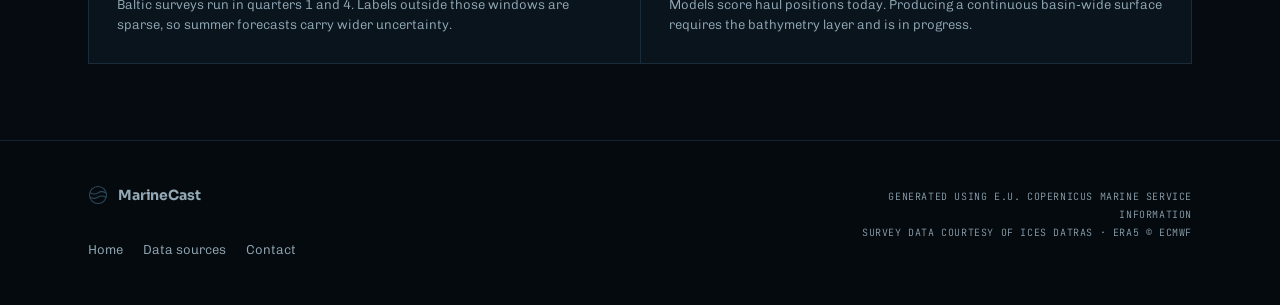
<file: technology.html>
<!doctype html>
<html lang="en">
<head>
<meta charset="utf-8">
<meta name="viewport" content="width=device-width, initial-scale=1">
<title>Technical specification — MarineCast</title>
<meta name="description" content="MarineCast methodology: architecture, leakage control, forward-in-time validation, stack, reproducibility and known limits. Every claim reproducible from the public repository.">
<meta name="theme-color" content="#050B10">
<link rel="canonical" href="https://astryxstartup.com/technology.html">

<meta property="og:type" content="article">
<meta property="og:site_name" content="MarineCast">
<meta property="og:title" content="Technical specification — MarineCast">
<meta property="og:description" content="Architecture, leakage control, forward-in-time validation and known limits, stated plainly enough to be checked.">
<meta property="og:url" content="https://astryxstartup.com/technology.html">
<meta property="og:image" content="https://astryxstartup.com/assets/og.png">
<meta property="og:image:width" content="1200">
<meta property="og:image:height" content="630">
<meta name="twitter:card" content="summary_large_image">
<meta name="twitter:title" content="Technical specification — MarineCast">
<meta name="twitter:description" content="Architecture, leakage control, forward-in-time validation and known limits.">
<meta name="twitter:image" content="https://astryxstartup.com/assets/og.png">

<link rel="icon" href="/assets/favicon.svg" type="image/svg+xml">
<link rel="icon" href="/assets/favicon-32.png" sizes="32x32" type="image/png">
<link rel="apple-touch-icon" href="/assets/apple-touch-icon.png">

<link rel="preconnect" href="https://fonts.googleapis.com">
<link rel="preconnect" href="https://fonts.gstatic.com" crossorigin>
<link rel="stylesheet" href="https://fonts.googleapis.com/css2?family=Sora:wght@400;600;700&family=Chivo:wght@300;400;500&family=JetBrains+Mono:wght@400;500&display=swap">
<link rel="stylesheet" href="/assets/site.css">
</head>
<body>
<a class="skip" href="#main">Skip to content</a>

<header class="site-head">
  <a class="brand" href="/">
    <svg width="26" height="26" viewBox="0 0 24 24" fill="none" aria-hidden="true">
      <circle cx="12" cy="12" r="10.2" stroke="#34D8C4" stroke-width="1.3"/>
      <path d="M2.6 9.4c3.6 1.9 7 1.9 9.4 0 2.4-1.9 5.8-1.9 9.4 0" stroke="#34D8C4" stroke-width="1.3" stroke-linecap="round"/>
      <path d="M2.6 14.6c3.6 1.9 7 1.9 9.4 0 2.4-1.9 5.8-1.9 9.4 0" stroke="#1D8F82" stroke-width="1.3" stroke-linecap="round"/>
    </svg>
    <span>MarineCast</span>
  </a>
  <nav class="site-nav" aria-label="Primary">
    <a href="/#method">Method</a>
    <a href="/#performance">Performance</a>
    <a href="/#data">Data</a>
    <a href="/#coverage">Coverage</a>
    <a href="/technology.html" aria-current="page">Science</a>
  </nav>
  <a class="btn btn-ghost btn-sm" href="/#access">Request access</a>
</header>

<main id="main">

  <section class="section" style="padding-bottom:40px">
    <div class="wrap">
      <p class="eyebrow">Technical specification</p>
      <h1 class="h-hero" style="font-size:clamp(30px,5.6vw,48px);max-width:22ch;margin-bottom:20px">The methodology, stated plainly enough to be checked.</h1>
      <p class="lede" style="max-width:70ch">Every claim on this page is reproducible from the public repository with three commands and no credentials. Where the system is weak, this page says so.</p>
    </div>
  </section>

  <hr class="rule">

  <!-- ARCHITECTURE -->
  <section class="section">
    <div class="wrap">
      <p class="eyebrow">Architecture</p>
      <h2 class="h-sub" style="margin-bottom:32px">Four modules, one direction of flow.</h2>
      <div class="grid-4">
        <div class="card pad">
          <p class="mono" style="font-size:9px;letter-spacing:.16em;color:var(--depth);margin-bottom:10px">SOURCES</p>
          <p style="font-size:14px;line-height:1.9;color:var(--foam);margin:0">ICES DATRAS<br>ECMWF ERA5<br><span style="color:var(--depth)">Copernicus Marine</span><br><span style="color:var(--depth)">EMODnet</span></p>
        </div>
        <div class="card pad">
          <p class="mono" style="font-size:9px;letter-spacing:.16em;color:var(--lume);margin-bottom:10px">INGEST</p>
          <p class="mono" style="font-size:12px;line-height:1.9;color:var(--tide);margin:0">datras.py<br>era5.py<br><span style="color:var(--depth)">copernicus.py</span></p>
          <p style="font-size:12px;color:var(--depth);margin:12px 0 0;line-height:1.5">Streamed parsing, resumable, quota-aware</p>
        </div>
        <div class="card pad">
          <p class="mono" style="font-size:9px;letter-spacing:.16em;color:var(--lume);margin-bottom:10px">FEATURES</p>
          <p class="mono" style="font-size:12px;line-height:1.9;color:var(--tide);margin:0">build.py</p>
          <p style="font-size:12px;color:var(--depth);margin:12px 0 0;line-height:1.5">True-zero join, leakage quarantine, cyclical season terms</p>
        </div>
        <div class="card pad">
          <p class="mono" style="font-size:9px;letter-spacing:.16em;color:var(--lume);margin-bottom:10px">MODELS</p>
          <p class="mono" style="font-size:12px;line-height:1.9;color:var(--tide);margin:0">baseline.py</p>
          <p style="font-size:12px;color:var(--depth);margin:12px 0 0;line-height:1.5">XGBoost classifier + regressor, forward-in-time scoring</p>
        </div>
      </div>
    </div>
  </section>

  <hr class="rule">

  <!-- LEAKAGE -->
  <section class="section">
    <div class="wrap split split-top">
      <div>
        <p class="eyebrow">Leakage control</p>
        <h2 class="h-sub" style="margin-bottom:18px">The most tempting features are the ones we throw away.</h2>
        <p style="font-size:15px;line-height:1.65;color:var(--tide)">Each haul record carries shipboard measurements taken at the moment the net went in: surface and bottom temperature, surface and bottom salinity. They correlate strongly with catch and would lift every metric on this site.</p>
        <p style="font-size:15px;line-height:1.65;color:var(--tide);margin:0">They are excluded. A skipper asking for a forecast is still in port; that reading does not exist yet. A model trained on it would score beautifully in validation and fail at sea. The columns are kept aside for a different job — checking modelled fields against ground truth.</p>
      </div>
      <div class="card">
        <div style="padding:14px 20px;border-bottom:1px solid var(--line);background:#0e1d28">
          <span class="mono" style="font-size:10px;letter-spacing:.14em;color:var(--depth)">FEATURE ADMISSION</span>
        </div>
        <div style="padding:20px">
          <p class="mono" style="font-size:10px;letter-spacing:.14em;color:var(--lume);margin-bottom:12px">ADMITTED — 7 FEATURES</p>
          <div class="chips" style="margin-bottom:22px">
            <span class="chip chip-in">ShootLat</span><span class="chip chip-in">ShootLong</span><span class="chip chip-in">Depth</span>
            <span class="chip chip-in">log_depth</span><span class="chip chip-in">doy_sin</span><span class="chip chip-in">doy_cos</span><span class="chip chip-in">night</span>
          </div>
          <p class="mono" style="font-size:10px;letter-spacing:.14em;color:var(--coral);margin-bottom:12px">QUARANTINED — MEASURED AT HAUL TIME</p>
          <div class="chips" style="margin-bottom:22px">
            <span class="chip chip-out">SurTemp</span><span class="chip chip-out">BotTemp</span><span class="chip chip-out">SurSal</span><span class="chip chip-out">BotSal</span>
          </div>
          <p class="mono" style="font-size:10px;letter-spacing:.14em;color:var(--signal);margin-bottom:12px">QUEUED — CMEMS INTEGRATION</p>
          <div class="chips">
            <span class="chip chip-queue">thetao</span><span class="chip chip-queue">so</span><span class="chip chip-queue">mlotst</span>
            <span class="chip chip-queue">chl</span><span class="chip chip-queue">zsd</span><span class="chip chip-queue">uo / vo</span>
          </div>
          <p class="mono" style="font-size:11px;color:var(--depth);line-height:1.7;border-top:1px solid var(--ridge);margin:20px 0 0;padding-top:14px">tests/test_features.py::<br>test_in_situ_measurements_are_never_features</p>
        </div>
      </div>
    </div>
  </section>

  <hr class="rule">

  <!-- VALIDATION -->
  <section class="section">
    <div class="wrap">
      <p class="eyebrow">Validation protocol</p>
      <h2 class="h-sub" style="margin-bottom:14px">Forward in time, or it does not count.</h2>
      <p class="body-muted" style="max-width:72ch;margin-bottom:30px">Two hauls taken minutes apart on the same survey leg carry almost the same information. Split them randomly between train and test and the model copies rather than predicts. Splitting on time removes that path entirely.</p>

      <div class="card" style="padding:26px">
        <div class="timeline" style="margin-bottom:16px">
          <div class="tl-train"><span class="mono" style="font-size:12px;color:var(--foam)">TRAIN · 2001—2018 · 9,422 hauls</span></div>
          <div class="tl-test"><span class="mono" style="font-size:12px;color:var(--signal)">TEST · 2019—2026 · 4,414 hauls</span></div>
        </div>
        <div style="display:flex;justify-content:space-between;gap:8px">
          <span class="mono" style="font-size:10px;color:var(--depth)">2001</span>
          <span class="mono" style="font-size:10px;color:var(--depth)">2019 — SPLIT</span>
          <span class="mono" style="font-size:10px;color:var(--depth)">2026</span>
        </div>
      </div>

      <div class="grid-3" style="margin-top:18px">
        <div class="card pad">
          <h3 style="font-size:15px;margin-bottom:9px">Distribution shift is shown, not hidden</h3>
          <p style="font-size:13px;line-height:1.55;color:var(--tide);margin:0">Sprat prevalence rises from 69.9% to 85.9% between the two periods as the stock grew. A time split exposes that; a random split would have averaged it away.</p>
        </div>
        <div class="card pad">
          <h3 style="font-size:15px;margin-bottom:9px">Baselines are published alongside</h3>
          <p style="font-size:13px;line-height:1.55;color:var(--tide);margin:0">Every R² is reported next to the mean-predictor score on the same test set (−0.006 to −0.161), so the reader can see what the model is beating.</p>
        </div>
        <div class="card pad">
          <h3 style="font-size:15px;margin-bottom:9px">Undefined is reported as undefined</h3>
          <p style="font-size:13px;line-height:1.55;color:var(--tide);margin:0">When a lift ratio's denominator approaches zero the figure is suppressed rather than printed. A "6000×" headline says nothing except that the divisor was zero.</p>
        </div>
      </div>
    </div>
  </section>

  <hr class="rule">

  <!-- STACK + REPRO -->
  <section class="section">
    <div class="wrap split split-top">
      <div>
        <p class="eyebrow">Stack</p>
        <h2 class="h-sub" style="margin-bottom:24px">Deliberately unexotic.</h2>
        <div class="card scroller">
          <table style="min-width:0">
            <tbody>
              <tr><td style="width:40%" class="hi">Language</td><td>Python 3.11+</td></tr>
              <tr><td class="hi">Data</td><td>pandas, NumPy</td></tr>
              <tr><td class="hi">Models</td><td>XGBoost, scikit-learn metrics</td></tr>
              <tr><td class="hi">Geospatial</td><td>xarray, Zarr / NetCDF <span style="color:var(--depth)">— ingest only</span></td></tr>
              <tr><td class="hi">Tests</td><td>pytest — 9 invariants of the modelling table</td></tr>
              <tr><td class="hi">Dependencies</td><td>5 direct, all mainstream</td></tr>
            </tbody>
          </table>
        </div>
        <p style="font-size:13px;line-height:1.6;color:var(--depth);margin:16px 0 0">Gradient boosting on tabular features outperforms deep architectures at this sample size. A more complex model enters the product only when it demonstrably scores better — not because it sounds better.</p>
      </div>

      <div>
        <p class="eyebrow">Reproducibility</p>
        <h2 class="h-sub" style="margin-bottom:24px">Three commands, no credentials.</h2>
        <div class="card pad-lg">
<pre><span class="c"># 1 — labelled catch records</span>
$ python scripts/download_survey_data.py

<span class="c"># 2 — meteorological fields</span>
$ python scripts/download_weather.py

<span class="c"># 3 — fit and score</span>
$ python scripts/train_baseline.py

<span class="f">→ reports/baseline_baltic.json</span></pre>
        </div>
        <div class="steps" style="margin-top:18px">
          <div class="step">
            <svg width="16" height="16" viewBox="0 0 24 24" fill="none" aria-hidden="true"><path d="M5 12.5l4.5 4.5L19 7.5" stroke="#34D8C4" stroke-width="2" stroke-linecap="round" stroke-linejoin="round"/></svg>
            <p style="font-size:13px;color:var(--tide);line-height:1.5;margin:0">No raw data is versioned — the scripts rebuild every dataset from source.</p>
          </div>
          <div class="step">
            <svg width="16" height="16" viewBox="0 0 24 24" fill="none" aria-hidden="true"><path d="M5 12.5l4.5 4.5L19 7.5" stroke="#34D8C4" stroke-width="2" stroke-linecap="round" stroke-linejoin="round"/></svg>
            <p style="font-size:13px;color:var(--tide);line-height:1.5;margin:0">Downloads resume after a quota interruption instead of restarting.</p>
          </div>
          <div class="step">
            <svg width="16" height="16" viewBox="0 0 24 24" fill="none" aria-hidden="true"><path d="M5 12.5l4.5 4.5L19 7.5" stroke="#34D8C4" stroke-width="2" stroke-linecap="round" stroke-linejoin="round"/></svg>
            <p style="font-size:13px;color:var(--tide);line-height:1.5;margin:0">The metrics report records the features actually consumed, not those requested.</p>
          </div>
        </div>
      </div>
    </div>
  </section>

  <hr class="rule">

  <!-- LIMITS -->
  <section class="section">
    <div class="wrap">
      <p class="eyebrow">Known limits</p>
      <h2 class="h-sub" style="margin-bottom:12px">What this system cannot do yet.</h2>
      <p class="body-muted" style="margin-bottom:28px">A specification that lists only strengths is marketing. These are the constraints a technical evaluator would find, stated first.</p>
      <div class="hairline hairline-2">
        <div class="pad-lg">
          <h3 style="font-size:15px;margin-bottom:9px;color:var(--signal)">No oceanographic signal in production yet</h3>
          <p style="font-size:13px;line-height:1.55;color:var(--tide);margin:0">Temperature, salinity, chlorophyll and current fields are not yet integrated into the fitted models. Published metrics are a floor.</p>
        </div>
        <div class="pad-lg">
          <h3 style="font-size:15px;margin-bottom:9px;color:var(--signal)">No temporal memory</h3>
          <p style="font-size:13px;line-height:1.55;color:var(--tide);margin:0">Each prediction uses conditions at a single instant. How long a front has persisted — often the thing that concentrates fish — is not represented.</p>
        </div>
        <div class="pad-lg">
          <h3 style="font-size:15px;margin-bottom:9px;color:var(--signal)">Survey seasons, not the full year</h3>
          <p style="font-size:13px;line-height:1.55;color:var(--tide);margin:0">Baltic surveys run in quarters 1 and 4. Labels outside those windows are sparse, so summer forecasts carry wider uncertainty.</p>
        </div>
        <div class="pad-lg">
          <h3 style="font-size:15px;margin-bottom:9px;color:var(--signal)">Gridded inference not shipped</h3>
          <p style="font-size:13px;line-height:1.55;color:var(--tide);margin:0">Models score haul positions today. Producing a continuous basin-wide surface requires the bathymetry layer and is in progress.</p>
        </div>
      </div>
    </div>
  </section>

</main>

<footer class="site-foot">
  <div class="wrap foot-inner">
    <div>
      <a class="brand" href="/" style="margin-bottom:12px">
        <svg width="20" height="20" viewBox="0 0 24 24" fill="none" aria-hidden="true">
          <circle cx="12" cy="12" r="10.2" stroke="#2E4A5C" stroke-width="1.3"/>
          <path d="M2.6 9.4c3.6 1.9 7 1.9 9.4 0 2.4-1.9 5.8-1.9 9.4 0M2.6 14.6c3.6 1.9 7 1.9 9.4 0 2.4-1.9 5.8-1.9 9.4 0" stroke="#2E4A5C" stroke-width="1.3" stroke-linecap="round"/>
        </svg>
        <span style="font-size:14px;color:var(--tide)">MarineCast</span>
      </a>
      <nav class="foot-nav" aria-label="Footer">
        <a href="/">Home</a>
        <a href="/#data">Data sources</a>
        <a href="mailto:hello@astryxstartup.com">Contact</a>
      </nav>
    </div>
    <p class="attrib">
      GENERATED USING E.U. COPERNICUS MARINE SERVICE INFORMATION<br>
      SURVEY DATA COURTESY OF ICES DATRAS · ERA5 © ECMWF
    </p>
  </div>
</footer>

</body>
</html>
</file>
<file: assets/site.css>
/* MarineCast — site styles.
   Mobile-first. Design tokens mirror the canvas: instrument-grade dark,
   bioluminescent teal accent, Sora / Chivo / JetBrains Mono. */

:root {
  --void: #050B10;
  --deep: #0A141C;
  --shelf: #081118;
  --sink: #040A0E;
  --ridge: #142230;
  --line: #1a2c3a;
  --line-2: #243b4c;
  --edge: #2e4a5c;

  --foam: #e8f1f5;
  --tide: #93a9b6;
  --depth: #8fa3b0;
  --dim: #6d8492;

  --lume: #34d8c4;
  --lume-deep: #1d8f82;
  --lume-ink: #04231f;
  --signal: #ffb454;
  --signal-soft: #e0be86;
  --coral: #ff6b5a;

  --sans: Chivo, "Helvetica Neue", Arial, sans-serif;
  --display: Sora, "Segoe UI", system-ui, sans-serif;
  --mono: "JetBrains Mono", ui-monospace, Consolas, monospace;

  --gutter: 20px;
  --measure: 1200px;
}

@media (min-width: 720px) { :root { --gutter: 32px; } }
@media (min-width: 1080px) { :root { --gutter: 48px; } }

*, *::before, *::after { box-sizing: border-box; }

html { -webkit-text-size-adjust: 100%; scroll-behavior: smooth; }
@media (prefers-reduced-motion: reduce) {
  html { scroll-behavior: auto; }
  *, *::before, *::after { animation-duration: .01ms !important; transition-duration: .01ms !important; }
}

body {
  margin: 0;
  background: var(--void);
  color: var(--foam);
  font-family: var(--sans);
  font-weight: 300;
  font-size: 16px;
  line-height: 1.6;
  -webkit-font-smoothing: antialiased;
  overflow-x: hidden;
}

h1, h2, h3, h4 {
  font-family: var(--display);
  margin: 0;
  letter-spacing: -.02em;
  font-weight: 600;
  text-wrap: balance;
}

p { margin: 0 0 1rem; }
img, svg { max-width: 100%; }

a { color: var(--lume); text-decoration: none; }
a:hover { color: #6fe8d8; }
a:focus-visible,
button:focus-visible,
.btn:focus-visible { outline: 2px solid var(--lume); outline-offset: 3px; }

.skip {
  position: absolute; left: -9999px; top: 0; z-index: 100;
  background: var(--lume); color: var(--lume-ink);
  padding: 12px 20px; font-family: var(--display); font-weight: 600;
}
.skip:focus { left: 0; }

.wrap { max-width: var(--measure); margin: 0 auto; padding-left: var(--gutter); padding-right: var(--gutter); }
.mono { font-family: var(--mono); }
.tnum { font-variant-numeric: tabular-nums; }

.eyebrow {
  font-family: var(--mono); font-size: 11px; letter-spacing: .22em;
  text-transform: uppercase; color: var(--lume); margin: 0 0 14px;
}
.lbl {
  font-family: var(--mono); font-size: 10px; letter-spacing: .16em;
  text-transform: uppercase; color: var(--depth);
}

.rule { height: 1px; background: var(--line); border: 0; margin: 0; }
.card { background: var(--deep); border: 1px solid var(--line); }

/* ---------- header ---------- */
.site-head {
  display: flex; align-items: center; justify-content: space-between;
  gap: 16px; padding: 16px var(--gutter);
  border-bottom: 1px solid var(--ridge);
  position: sticky; top: 0; z-index: 20;
  background: rgba(5, 11, 16, .92);
  backdrop-filter: blur(8px);
}
.brand { display: inline-flex; align-items: center; gap: 10px; color: var(--foam); min-height: 44px; }
.brand span { font-family: var(--display); font-weight: 700; font-size: 17px; letter-spacing: -.01em; }
.site-nav { display: none; gap: 28px; font-size: 14px; }
.site-nav a { color: var(--tide); display: inline-flex; align-items: center; min-height: 44px; }
.site-nav a:hover, .site-nav a[aria-current="page"] { color: var(--foam); }
@media (min-width: 900px) { .site-nav { display: flex; } }

.btn {
  display: inline-flex; align-items: center; justify-content: center;
  font-family: var(--display); font-weight: 600; font-size: 15px;
  padding: 14px 26px; min-height: 48px; border: 1px solid transparent;
  transition: background .15s ease, border-color .15s ease;
}
.btn-primary { background: var(--lume); color: var(--lume-ink); }
.btn-primary:hover { background: #6fe8d8; color: var(--lume-ink); }
.btn-ghost { border-color: var(--edge); color: var(--foam); }
.btn-ghost:hover { border-color: var(--lume); color: var(--foam); }
.btn-sm { font-size: 13px; padding: 9px 18px; min-height: 44px; font-weight: 500; }

/* ---------- sections ---------- */
.section { padding: 56px 0; }
@media (min-width: 720px) { .section { padding: 76px 0; } }

.h-hero { font-size: clamp(34px, 7vw, 60px); line-height: 1.05; font-weight: 700; }
.h-sec { font-size: clamp(26px, 4.4vw, 34px); line-height: 1.16; }
.h-sub { font-size: clamp(22px, 3.4vw, 30px); line-height: 1.18; }
.lede { font-size: clamp(17px, 2.2vw, 19px); line-height: 1.6; color: var(--tide); max-width: 56ch; }
.body-muted { color: var(--tide); max-width: 68ch; }

/* ---------- grids ---------- */
.split { display: grid; gap: 40px; }
@media (min-width: 960px) { .split { grid-template-columns: 1fr 1fr; gap: 56px; align-items: center; } }
.split-top { align-items: start; }
@media (min-width: 960px) { .split-side { grid-template-columns: 360px 1fr; } }

.grid-2, .grid-3, .grid-4 { display: grid; gap: 16px; }
@media (min-width: 620px) { .grid-2 { grid-template-columns: repeat(2, 1fr); } }
@media (min-width: 620px) { .grid-3 { grid-template-columns: repeat(2, 1fr); } }
@media (min-width: 960px) { .grid-3 { grid-template-columns: repeat(3, 1fr); } }
@media (min-width: 620px) { .grid-4 { grid-template-columns: repeat(2, 1fr); } }
@media (min-width: 1080px) { .grid-4 { grid-template-columns: repeat(4, 1fr); } }

.hairline { display: grid; gap: 1px; background: var(--line); border: 1px solid var(--line); }
.hairline > * { background: var(--deep); }
@media (min-width: 620px) { .hairline-2 { grid-template-columns: repeat(2, 1fr); } }
@media (min-width: 620px) { .hairline-3 { grid-template-columns: repeat(3, 1fr); } }

.stat { padding: 22px; }
.stat-n { font-family: var(--mono); font-size: clamp(24px, 4vw, 30px); color: var(--lume); }
.stat-t { font-size: 13px; color: var(--tide); margin-top: 9px; line-height: 1.45; }

.pad { padding: 24px; }
.pad-lg { padding: 28px; }

/* ---------- hero ---------- */
.hero { position: relative; padding: 48px 0 56px; }
@media (min-width: 720px) { .hero { padding: 80px 0 72px; } }
.hero::before {
  content: ""; position: absolute; inset: 0; pointer-events: none;
  background: radial-gradient(760px 380px at 76% 40%, rgba(52, 216, 196, .10), transparent 68%);
}
.hero > .wrap { position: relative; }
.hero-copy { display: flex; flex-direction: column; gap: 22px; }
.hero-cta { display: flex; flex-wrap: wrap; gap: 12px; }
.hero-stats {
  display: flex; flex-wrap: wrap; gap: 24px 36px;
  padding-top: 22px; border-top: 1px solid var(--ridge);
}
.hero-stats .n { font-family: var(--mono); font-size: clamp(20px, 3vw, 26px); color: var(--foam); }
.hero-stats .t { font-family: var(--mono); font-size: 10px; letter-spacing: .14em; text-transform: uppercase; color: var(--depth); margin-top: 6px; }

/* ---------- map figure ---------- */
.mapfig { position: relative; background: #07121a; border: 1px solid var(--line); }
.mapfig-head, .mapfig-foot {
  display: flex; align-items: center; justify-content: space-between; gap: 12px;
  padding: 11px 14px; background: var(--deep);
}
.mapfig-head { border-bottom: 1px solid var(--ridge); }
.mapfig-foot { border-top: 1px solid var(--ridge); }
.mapfig svg { display: block; width: 100%; height: auto; background: #061119; }
.ramp { flex: 1; height: 6px; background: linear-gradient(90deg, #0b2e4f, #1b6e8c, #35b0a0, #c9d74e, #f2a03d, #e4574a); }
.readout {
  position: absolute; right: 12px; bottom: 68px; width: 190px;
  background: rgba(6, 17, 25, .94); border: 1px solid var(--line-2); padding: 12px 14px;
}
.readout .v { font-family: var(--mono); font-size: 24px; color: var(--lume); margin: 6px 0 2px; }
.readout .row { display: flex; justify-content: space-between; margin-top: 6px; font-family: var(--mono); font-size: 10px; }
@media (max-width: 560px) { .readout { display: none; } }

/* ---------- tables ---------- */
.scroller { overflow-x: auto; -webkit-overflow-scrolling: touch; }
table { border-collapse: collapse; width: 100%; min-width: 640px; }
th {
  font-family: var(--mono); font-size: 10px; letter-spacing: .14em; text-transform: uppercase;
  color: var(--depth); text-align: left; padding: 13px 14px;
  border-bottom: 1px solid var(--line-2); font-weight: 500; white-space: nowrap;
}
td { padding: 14px; border-bottom: 1px solid var(--ridge); font-size: 14px; color: var(--tide); }
tr:last-child td { border-bottom: 0; }
td.num, th.num { font-family: var(--mono); font-variant-numeric: tabular-nums; text-align: right; white-space: nowrap; }
.sci { color: var(--dim); font-style: italic; }
.hi { color: var(--foam); }
.acc { color: var(--lume); }

/* ---------- misc blocks ---------- */
.note { border-left: 2px solid var(--lume); padding: 2px 0 2px 16px; }
.note-warn { border-left-color: var(--signal); }
.note h4 { font-family: var(--mono); font-size: 10px; letter-spacing: .14em; text-transform: uppercase; color: var(--lume); margin: 0 0 7px; font-weight: 500; }
.note-warn h4 { color: var(--signal); }
.note p { font-size: 13.5px; line-height: 1.6; color: var(--tide); margin: 0; }

.badge { font-family: var(--mono); font-size: 9px; letter-spacing: .12em; padding: 4px 9px; white-space: nowrap; }
.badge-live { background: var(--lume); color: var(--lume-ink); }
.badge-work { color: var(--signal); border: 1px solid var(--signal); }
.badge-plan { color: var(--depth); border: 1px solid var(--edge); }

.chip { font-family: var(--mono); font-size: 11px; padding: 6px 10px; display: inline-block; }
.chip-in { border: 1px solid var(--lume-deep); color: var(--lume); }
.chip-out { border: 1px dashed #5a3a36; color: #a37b75; text-decoration: line-through; }
.chip-queue { border: 1px solid #4a3a18; color: var(--signal-soft); }
.chips { display: flex; flex-wrap: wrap; gap: 6px; }

.steps { display: flex; flex-direction: column; gap: 16px; }
.step { display: flex; gap: 13px; align-items: flex-start; }
.step svg { flex: none; margin-top: 2px; }
.step h4 { font-family: var(--display); font-size: 14px; font-weight: 500; color: var(--foam); margin: 0 0 4px; }
.step p { font-size: 13px; color: var(--tide); line-height: 1.5; margin: 0; }

pre {
  margin: 0; font-family: var(--mono); font-size: 12.5px; line-height: 1.9;
  color: var(--tide); overflow-x: auto;
}
pre .c { color: var(--depth); }
pre .s { color: #c9d74e; }
pre .n { color: var(--signal); }
pre .f { color: var(--lume); }

.timeline { display: flex; flex-wrap: wrap; }
.timeline > div { min-height: 44px; display: flex; align-items: center; padding: 10px 16px; }
.tl-train { flex: 1 1 220px; background: linear-gradient(90deg, #123241, var(--lume-deep)); }
.tl-test { flex: 1 1 160px; background: #2a1f0e; border: 1px solid #4a3a18; }

.cta { position: relative; padding: 64px 0; border-top: 1px solid var(--ridge); }
.cta::before {
  content: ""; position: absolute; inset: 0; pointer-events: none;
  background: radial-gradient(640px 280px at 50% 100%, rgba(52, 216, 196, .09), transparent 70%);
}
.cta > .wrap { position: relative; text-align: center; }
.cta .hero-cta { justify-content: center; }

/* ---------- footer ---------- */
.site-foot { border-top: 1px solid var(--ridge); background: var(--sink); padding: 32px 0; }
.foot-inner { display: flex; flex-direction: column; gap: 18px; }
@media (min-width: 860px) { .foot-inner { flex-direction: row; align-items: center; justify-content: space-between; } }
.attrib {
  font-family: var(--mono); font-size: 10px; letter-spacing: .06em;
  color: var(--depth); line-height: 1.8; max-width: 58ch;
}
@media (min-width: 860px) { .attrib { text-align: right; } }
.foot-nav { display: flex; flex-wrap: wrap; gap: 4px 20px; font-size: 13px; }
.foot-nav a { color: var(--tide); display: inline-flex; align-items: center; min-height: 44px; }
</file>
